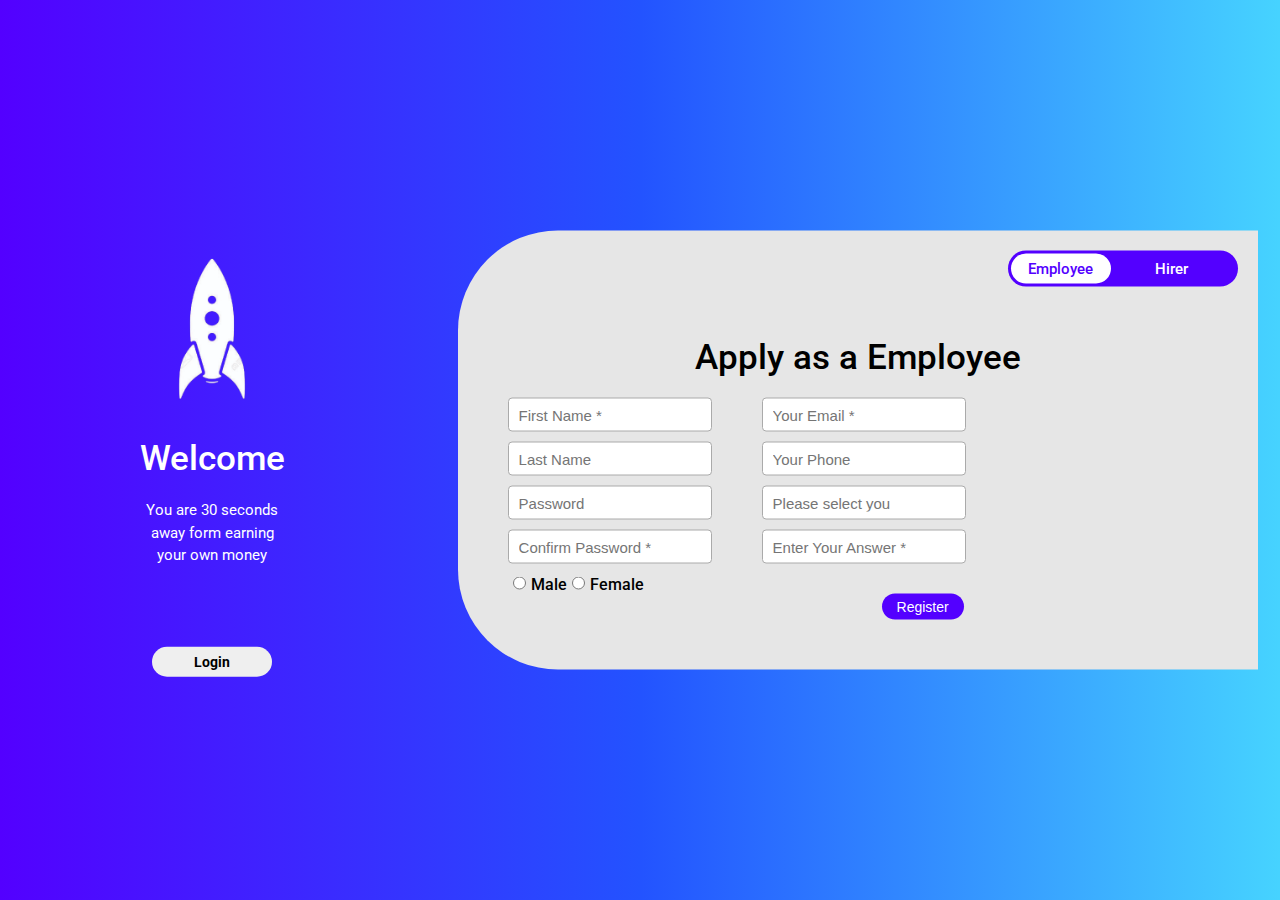
<file: index.html>
<!DOCTYPE html>
<html lang="en">
<head>
    <link rel="preconnect" href="https://fonts.googleapis.com">
    <link rel="preconnect" href="https://fonts.gstatic.com" crossorigin>
    <link href="https://fonts.googleapis.com/css2?family=Reddit+Mono:wght@200..900&family=Roboto:wght@400;500;700&display=swap" rel="stylesheet">
    <link rel="stylesheet" href="registration-body.css">
    <link rel="stylesheet" href="general.css">
    <link rel="stylesheet" href="left-side.css">
    <meta charset="UTF-8">
    <meta name="viewport" content="width=device-width, initial-scale=1.0">
    <title>registration form</title>
</head>
<body>

<div class="root">
    <div class="left-side-container">
        <div>
            <img class="rocket-ship-svgrepo-com" src="icon/rocket.png" alt="">
        </div>
        <div class="Welcome">
            Welcome
        </div>
        <div class="long-description">
            You are 30 seconds away form earning your own money
        </div>

        <div>
            <button class="Login">
                Login
            </button>
        </div>
    </div>


    <div class="container">
            <div class="btn-container">
                <div class="btn1">
                    <button class="Hirer">
                        Hirer
                    </button>
                    <div class="btn2">
                        <button class="Employee">
                            Employee
                        </button>
                    </div>
                </div> 
        </div>
        <div class="apply-employee"> 
            Apply as a Employee
        </div>

        <div class="form-container">
            <div class="First">
                <input type="text" name="" id="" placeholder="First Name *">
                <input type="email" name="" id="" placeholder="Your Email *">
            </div>
    
            <div class="First">
                <input class="text" type="text" placeholder="Last Name">
                <input type="number" name="" id="" placeholder="Your Phone">
            </div>
    
            <div class="First">
                <input type="password" placeholder="Password">
                <input type="text" placeholder="Please select you">
            </div>
    
            <div class="First">
                <input type="password" placeholder="Confirm Password *">
                <input type="text" placeholder="Enter Your Answer *">
            </div>
        </div>
        

        <div class="First-radio">
            <input class="radio" type="radio" name="" id="">
            <p>
                Male
            </p>
            <input type="radio" name="" id="">
            <p>
                Female
            </p>
        </div>

        <div class="Register-btn">
            <button class="Register">
                Register
            </button>
        </div>

    </div>
</div>
   
</body>
</html>
</file>
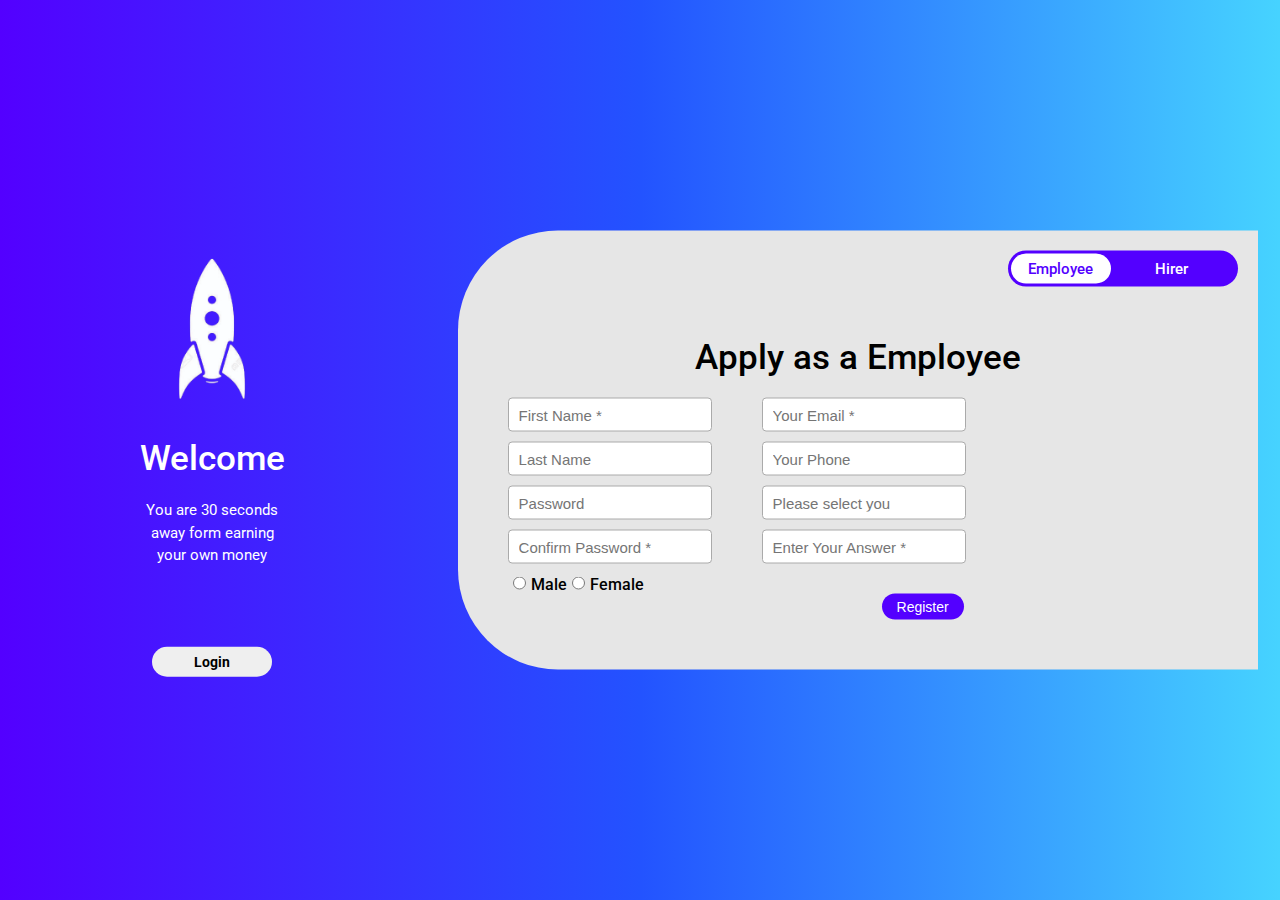
<file: registration-form.html>
<!DOCTYPE html>
<html lang="en">
<head>
    <link rel="preconnect" href="https://fonts.googleapis.com">
    <link rel="preconnect" href="https://fonts.gstatic.com" crossorigin>
    <link href="https://fonts.googleapis.com/css2?family=Reddit+Mono:wght@200..900&family=Roboto:wght@400;500;700&display=swap" rel="stylesheet">
    <link rel="stylesheet" href="registration-body.css">
    <link rel="stylesheet" href="general.css">
    <link rel="stylesheet" href="left-side.css">
    <meta charset="UTF-8">
    <meta name="viewport" content="width=device-width, initial-scale=1.0">
    <title>registration form</title>
</head>
<body>

<div class="root">
    <div class="left-side-container">
        <div>
            <img class="rocket-ship-svgrepo-com" src="icon/rocket.png" alt="">
        </div>
        <div class="Welcome">
            Welcome
        </div>
        <div class="long-description">
            You are 30 seconds away form earning your own money
        </div>

        <div>
            <button class="Login">
                Login
            </button>
        </div>
    </div>


    <div class="container">
            <div class="btn-container">
                <div class="btn1">
                    <button class="Hirer">
                        Hirer
                    </button>
                    <div class="btn2">
                        <button class="Employee">
                            Employee
                        </button>
                    </div>
                </div> 
        </div>
        <div class="apply-employee"> 
            Apply as a Employee
        </div>

        <div class="form-container">
            <div class="First">
                <input type="text" name="" id="" placeholder="First Name *">
                <input type="email" name="" id="" placeholder="Your Email *">
            </div>
    
            <div class="First">
                <input class="text" type="text" placeholder="Last Name">
                <input type="number" name="" id="" placeholder="Your Phone">
            </div>
    
            <div class="First">
                <input type="password" placeholder="Password">
                <input type="text" placeholder="Please select you">
            </div>
    
            <div class="First">
                <input type="password" placeholder="Confirm Password *">
                <input type="text" placeholder="Enter Your Answer *">
            </div>
        </div>
        

        <div class="First-radio">
            <input class="radio" type="radio" name="" id="">
            <p>
                Male
            </p>
            <input type="radio" name="" id="">
            <p>
                Female
            </p>
        </div>

        <div class="Register-btn">
            <button class="Register">
                Register
            </button>
        </div>

    </div>
</div>
   
</body>
</html>
</file>
<file: registration-body.css>
.container{
    background-color: rgb(230, 230, 230);
    width: 800px;
    border-top-left-radius: 100px;
    border-bottom-left-radius: 100px;
    position: absolute;
    top: 50%;
    left: 67%;
    transform: translate(-50%, -50%);
    
}

.btn-container{
    display: flex;
    align-items: center;
    justify-content: end;
    margin-bottom: 50px;
    margin-top: 20px;
    margin-right: 20px;
}


.btn1{
    display: flex;
    position: relative;
}

.btn2{
    position: absolute;
    bottom: 3px;
    left: 3px;
}

.Employee{
   width: 100px;
   background-color: white;
   border: none;
   height: 30px;
   border-radius: 15px;
   color: rgb(83, 0, 255);
   font-weight: 500;
   font-size: 15px;
   font-family: Roboto, arial;
}

.Hirer{
    width: 230px;
    display: flex;
    align-items: center;
    justify-content: end;
    height: 36px;
    font-family: Roboto, arial;
    background-color: rgb(83, 0, 255) ;
    color: white;
    border: none;
    font-weight: 500;
    font-family: Roboto, arial;
    font-size: 15px;
    border-radius: 20px;
    padding-right: 50px;
}

.apply-employee{
    font-size: 35px;
    font-weight: 500;
    text-align: center;
    margin-bottom: 20px;
}

.First{
    margin-bottom: 10px;
    display: flex;
}

.form-container input{
    height: 30px;
    width: 190px;
    font-size: 15px;
    padding-left: 10px;
    border: 1px solid rgb(170, 170, 170);
    border-radius: 4px;
    margin-left: 50px;
    
}

.First-radio{
    display: flex;
    align-items: center;
    margin-left: 50px;
}

.First-radio input{
    margin-bottom: 4px;
    margin-right: 5px;
}

.First-radio p{
    font-family: Roboto, arial;
    font-weight: 500;
}

.Register{
    border: none;
    color: white;
    background-color: rgb(83, 0, 255);
    padding: 5px 15px;
    border-radius: 15px;
    font-size: 14px;
}
.Register-btn{
    display: flex;
    align-items: center;
    justify-content: center;
    margin-left: 130px;
    margin-bottom: 50px;
}

.container{
    display: flex;
    flex-direction: column;
    
}

.root{
    display: flex;
}
</file>
<file: general.css>
body{
    background: linear-gradient(90deg, #5300ff, #2353ff, rgba(70,211,255,1))
}
div{
    font-family: Roboto, arial;
}

p{
    margin: 0;
}
</file>
<file: left-side.css>
.left-side-container{
    display: flex;
    flex-direction: column;
    align-items: center;
    position: absolute;
    top: 50%;
    right: 67%;
    transform: translate(-50%, -50%);

}


.rocket-ship-svgrepo-com{
    height: 210px;

    
}

.Welcome{
    color: white;
    font-size: 35px;
    font-weight: 500;
    margin-bottom: 20px;
}


.long-description{
    color: white;
    font-size: 15px;
    width: 140px;
    text-align: center;
    line-height: 1.5;
    margin-bottom: 80px;
}

.Login{
    border: none;
    padding: 7px;
    width: 120px;
    border-radius: 15px;
    font-family: Roboto, arial;
    font-weight: 700;
    font-size: 14px;
    
}
</file>
